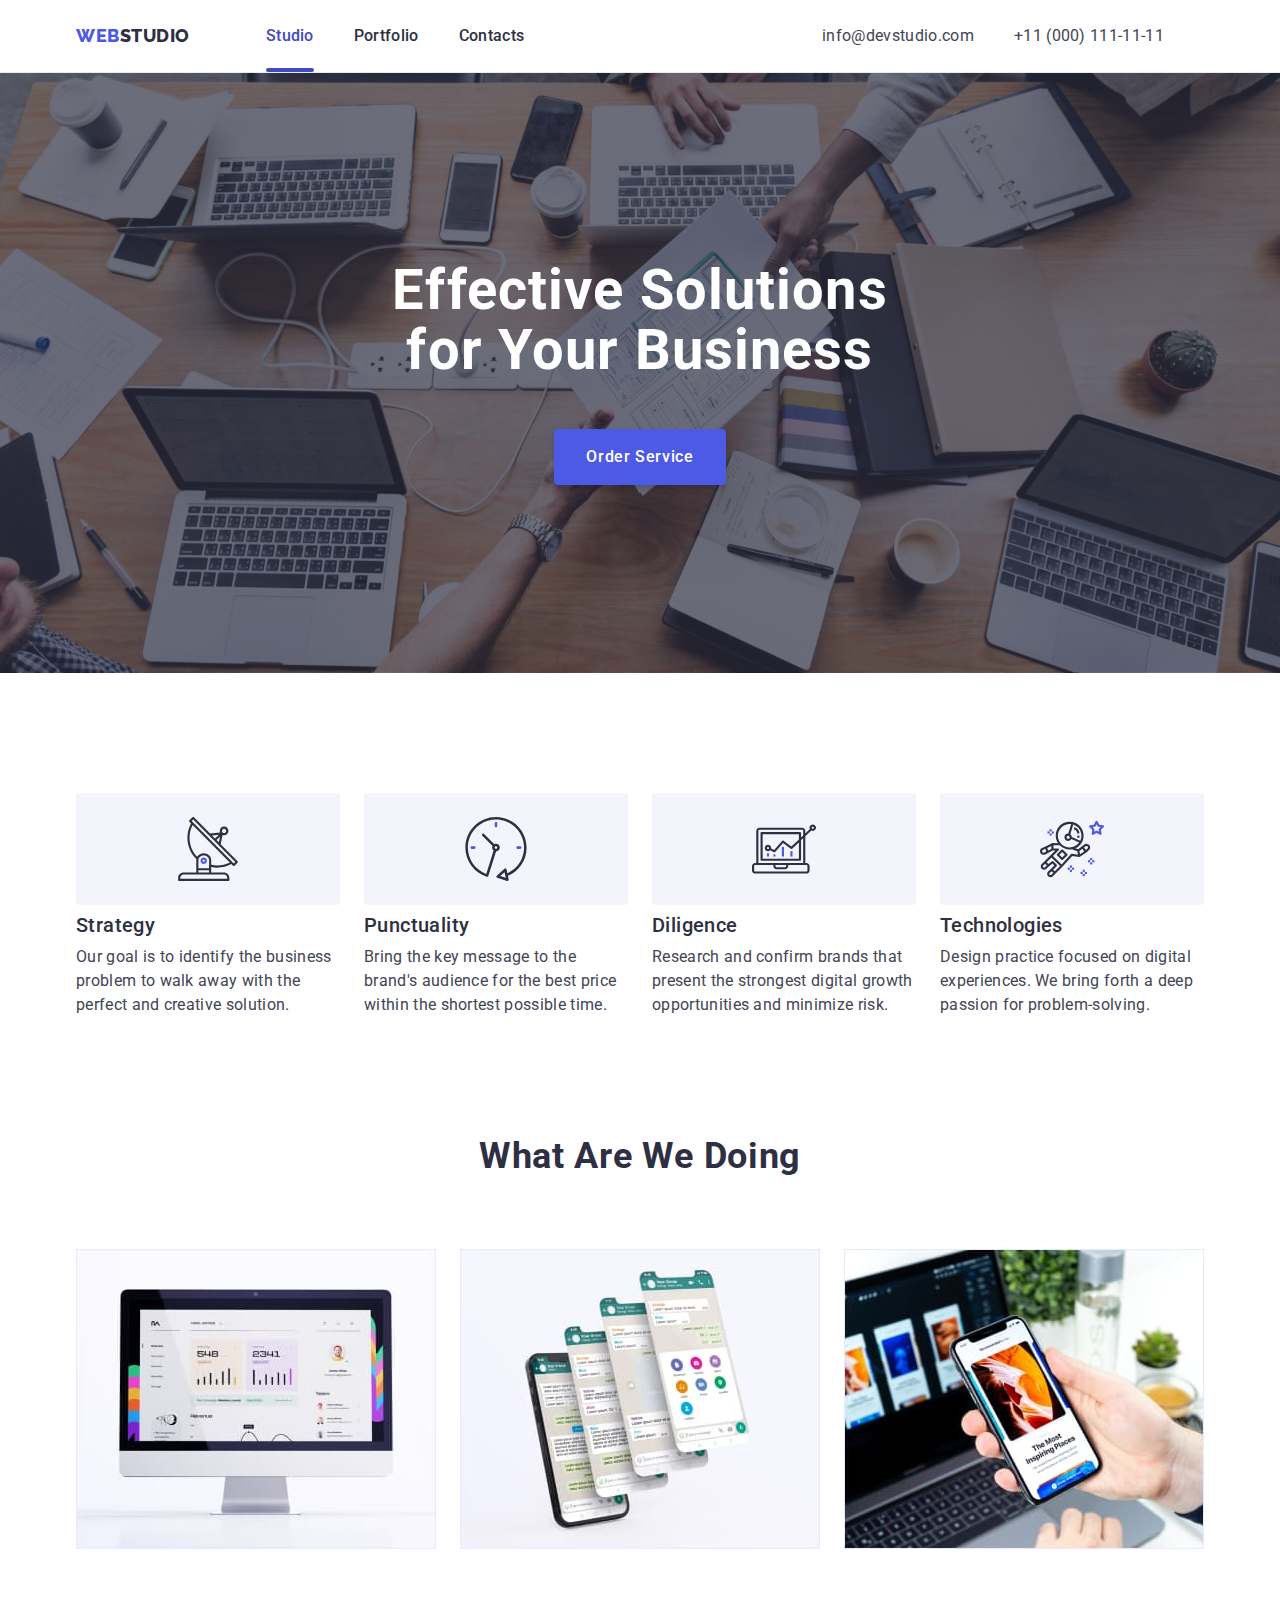
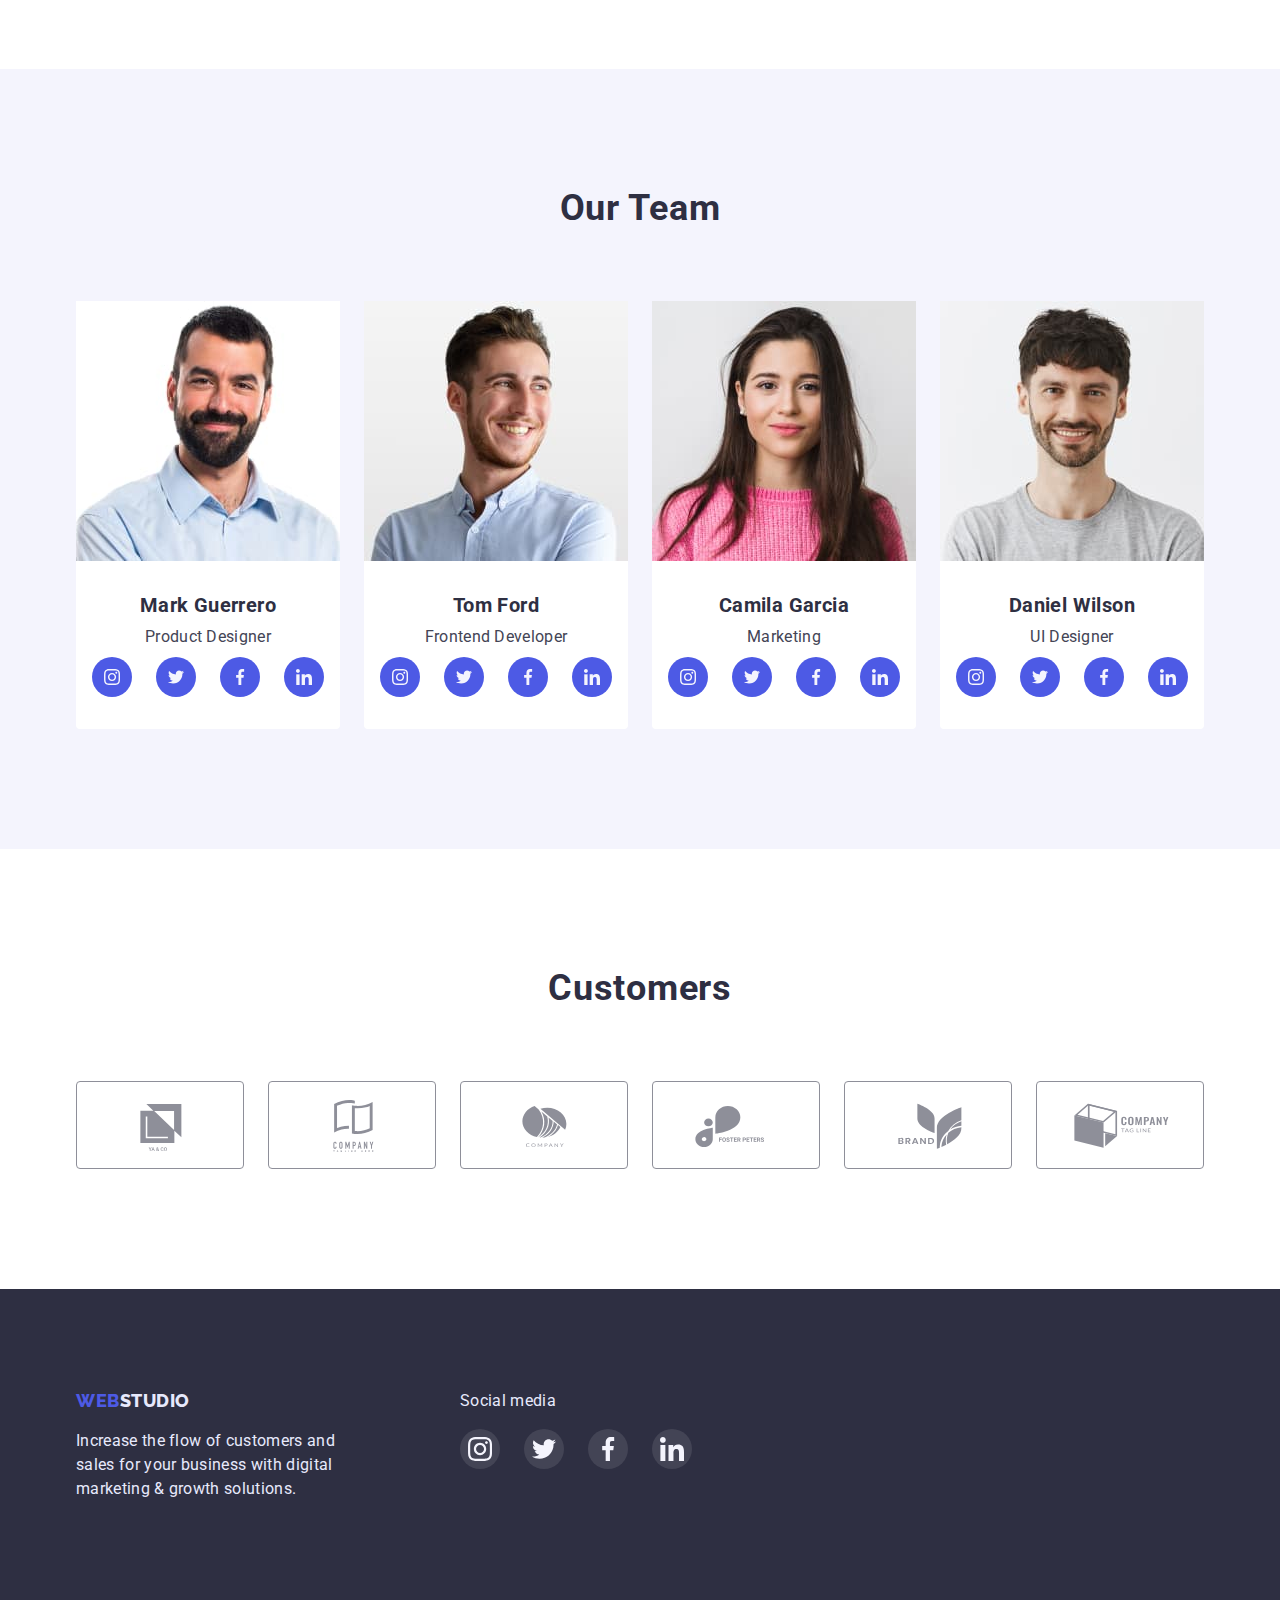
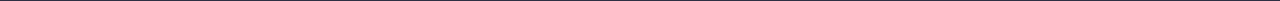
<file: index.html>
<!DOCTYPE html>
<html lang="en">
  <head>
    <meta charset="UTF-8" />
    <meta http-equiv="X-UA-Compatible" content="IE=edge" />
    <meta name="viewport" content="width=device-width, initial-scale=1.0" />
    <title>WebStudio</title>
    <link
      href="
https://cdn.jsdelivr.net/npm/modern-normalize@1.1.0/modern-normalize.min.css
"
      rel="stylesheet"
    />
    <link rel="preconnect" href="https://fonts.googleapis.com" />
    <link rel="preconnect" href="https://fonts.gstatic.com" crossorigin />
    <link
      href="https://fonts.googleapis.com/css2?family=Raleway:wght@800&family=Roboto:wght@400;500;700;900&display=swap"
      rel="stylesheet"
    />
    <link rel="stylesheet" href="./css/styles.css" />
  </head>

  <!-- body -->
  <body>
    <header class="header">
      <div class="container page-header-container">
        <nav class="menu">
          <a class="logo link" href="./index.html"
            >Web<span class="header-logo-studio">Studio</span>
          </a>
          <ul class="list flex-list">
            <li class="menu-item">
              <a class="secondary-link link nav-index" href="./index.html"
                >Studio</a
              >
            </li>
            <li class="menu-item">
              <a class="menu-link link" href="./portfolio.html">Portfolio</a>
            </li>
            <li class="menu-item">
              <a class="menu-link link" href="">Contacts</a>
            </li>
          </ul>
        </nav>
        <!-- contacts -->
        <address class="address">
          <ul class="list flex-list">
            <li class="address-list">
              <a class="mail link" href="mailto:info@devstudio.com"
                >info@devstudio.com</a
              >
            </li>
            <li class="address-list">
              <a class="phone-number link" href="tel:+110001111111"
                >+11 (000) 111-11-11</a
              >
            </li>
          </ul>
        </address>
      </div>
    </header>

    <!-- main  -->
    <main>
      <!-- HERO -->
      <section class="section-hero">
        <div class="container hero-container">
          <h1 class="text-hero">Effective Solutions for Your Business</h1>
          <button class="button-main" data-modal-open type="button">
            Order Service
          </button>
        </div>
      </section>

      <!-- section2 -->
      <section class="secondary-section">
        <div class="container">
          <h2 hidden>features</h2>

          <ul class="list secondary-flex-list">
            <li class="secondary-section-list">
              <div class="secondary-list-item">
                <svg class="secondary-list-icon" width="64" height="64">
                  <use href="./images/sprite.svg#icon-strategy"></use>
                </svg>
              </div>
              <h3 class="title-description">Strategy</h3>
              <p class="text-description">
                Our goal is to identify the business problem to walk away with
                the perfect and creative solution.
              </p>
            </li>

            <li class="secondary-section-list">
              <div class="secondary-list-item">
                <svg class="secondary-list-icon" width="64" height="64">
                  <use href="./images/sprite.svg#icon-punctuality"></use>
                </svg>
              </div>
              <h3 class="title-description">Punctuality</h3>
              <p class="text-description">
                Bring the key message to the brand's audience for the best price
                within the shortest possible time.
              </p>
            </li>
            <li class="secondary-section-list">
              <div class="secondary-list-item">
                <svg class="secondary-list-icon" width="64" height="64">
                  <use href="./images/sprite.svg#icon-diligence"></use>
                </svg>
              </div>
              <h3 class="title-description">Diligence</h3>
              <p class="text-description">
                Research and confirm brands that present the strongest digital
                growth opportunities and minimize risk.
              </p>
            </li>
            <li class="secondary-section-list">
              <div class="secondary-list-item">
                <svg class="secondary-list-icon" width="64" height="64">
                  <use href="./images/sprite.svg#icon-technologies"></use>
                </svg>
              </div>
              <h3 class="title-description">Technologies</h3>
              <p class="text-description">
                Design practice focused on digital experiences. We bring forth a
                deep passion for problem-solving.
              </p>
            </li>
          </ul>
        </div>
      </section>
      <!-- What are we doing -->
      <section class="works-container">
        <div class="container">
          <h2 class="title-text">What are we doing</h2>
          <ul class="list flex-list section-list works-secondary-flex">
            <li class="works-container-list">
              <img
                src="./images/ourworks/img1.jpg"
                alt="desktop"
                width="360"
                height="300"
              />
            </li>
            <li class="works-container-list">
              <img
                src="./images/ourworks/img2.jpg"
                alt="telefon"
                width="360"
                height="300"
              />
            </li>
            <li class="works-container-list">
              <img
                src="./images/ourworks/img3.jpg"
                alt="Technical"
                width="360"
                height="300"
              />
            </li>
          </ul>
        </div>
      </section>
      <!-- Team -->
      <section class="team-section">
        <div class="container team-container">
          <h2 class="title-text">Our Team</h2>
          <ul class="list flex-list">
            <li class="team-img">
              <img
                src="./images/team/mark-guerrero.jpg"
                alt="Mark Guerrero"
                width="264"
                height="260"
              />
              <div class="team-card-wrapper">
                <h3 class="team-text">Mark Guerrero</h3>
                <p class="team-secondary-text">Product Designer</p>
                <!-- social-list -->
                <ul class="social-list list">
                  <li class="social-list-item">
                    <a class="social-list-link" href="">
                      <svg class="social-list-icon" width="16" height="16">
                        <use href="./images/sprite.svg#icon-instagram"></use>
                      </svg>
                    </a>
                  </li>
                  <li class="social-list-item">
                    <a class="social-list-link" href="">
                      <svg class="social-list-icon" width="16" height="16">
                        <use href="./images/sprite.svg#icon-twitter"></use>
                      </svg>
                    </a>
                  </li>
                  <li class="social-list-item">
                    <a class="social-list-link" href="">
                      <svg class="social-list-icon" width="16" height="16">
                        <use href="./images/sprite.svg#icon-facebook"></use>
                      </svg>
                    </a>
                  </li>
                  <li class="social-list-item">
                    <a class="social-list-link" href="">
                      <svg class="social-list-icon" width="16" height="16">
                        <use href="./images/sprite.svg#icon-linkedin"></use>
                      </svg>
                    </a>
                  </li>
                </ul>
              </div>
            </li>
            <li class="team-img">
              <img
                src="./images/team/tom-ford.jpg"
                alt="tom-ford"
                width="264"
                height="260"
              />
              <div class="team-card-wrapper">
                <h3 class="team-text">Tom Ford</h3>
                <p class="team-secondary-text">Frontend Developer</p>
                <ul class="social-list list">
                  <li class="social-list-item">
                    <a class="social-list-link" href="">
                      <svg class="social-list-icon" width="16" height="16">
                        <use href="./images/sprite.svg#icon-instagram"></use>
                      </svg>
                    </a>
                  </li>
                  <li class="social-list-item">
                    <a class="social-list-link" href="">
                      <svg class="social-list-icon" width="16" height="16">
                        <use href="./images/sprite.svg#icon-twitter"></use>
                      </svg>
                    </a>
                  </li>
                  <li class="social-list-item">
                    <a class="social-list-link" href="">
                      <svg class="social-list-icon" width="16" height="16">
                        <use href="./images/sprite.svg#icon-facebook"></use>
                      </svg>
                    </a>
                  </li>
                  <li class="social-list-item">
                    <a class="social-list-link" href="">
                      <svg class="social-list-icon" width="16" height="16">
                        <use href="./images/sprite.svg#icon-linkedin"></use>
                      </svg>
                    </a>
                  </li>
                </ul>
              </div>
            </li>
            <li class="team-img">
              <img
                src="./images/team/camila-garcia.jpg"
                alt="camila-garcia"
                width="264"
                height="260"
              />
              <div class="team-card-wrapper">
                <h3 class="team-text">Camila Garcia</h3>
                <p class="team-secondary-text">Marketing</p>
                <ul class="social-list list">
                  <li class="social-list-item">
                    <a class="social-list-link" href="">
                      <svg class="social-list-icon" width="16" height="16">
                        <use href="./images/sprite.svg#icon-instagram"></use>
                      </svg>
                    </a>
                  </li>
                  <li class="social-list-item">
                    <a class="social-list-link" href="">
                      <svg class="social-list-icon" width="16" height="16">
                        <use href="./images/sprite.svg#icon-twitter"></use>
                      </svg>
                    </a>
                  </li>
                  <li class="social-list-item">
                    <a class="social-list-link" href="">
                      <svg class="social-list-icon" width="16" height="16">
                        <use href="./images/sprite.svg#icon-facebook"></use>
                      </svg>
                    </a>
                  </li>
                  <li class="social-list-item">
                    <a class="social-list-link" href="">
                      <svg class="social-list-icon" width="16" height="16">
                        <use href="./images/sprite.svg#icon-linkedin"></use>
                      </svg>
                    </a>
                  </li>
                </ul>
              </div>
            </li>
            <li class="team-img">
              <img
                src="./images/team/daniel-wilson.jpg"
                alt="daniel-wilson"
                width="264"
                height="260"
              />
              <div class="team-card-wrapper">
                <h3 class="team-text">Daniel Wilson</h3>
                <p class="team-secondary-text">UI Designer</p>
                <ul class="social-list list">
                  <li class="social-list-item">
                    <a class="social-list-link" href="">
                      <svg class="social-list-icon" width="16" height="16">
                        <use href="./images/sprite.svg#icon-instagram"></use>
                      </svg>
                    </a>
                  </li>
                  <li class="social-list-item">
                    <a class="social-list-link" href="">
                      <svg class="social-list-icon" width="16" height="16">
                        <use href="./images/sprite.svg#icon-twitter"></use>
                      </svg>
                    </a>
                  </li>
                  <li class="social-list-item">
                    <a class="social-list-link" href="">
                      <svg class="social-list-icon" width="16" height="16">
                        <use href="./images/sprite.svg#icon-facebook"></use>
                      </svg>
                    </a>
                  </li>
                  <li class="social-list-item">
                    <a class="social-list-link" href="">
                      <svg class="social-list-icon" width="16" height="16">
                        <use href="./images/sprite.svg#icon-linkedin"></use>
                      </svg>
                    </a>
                  </li>
                </ul>
              </div>
            </li>
          </ul>
        </div>
      </section>
      <!-- Customers -->
      <section class="customers-container">
        <div class="container">
          <h2 class="title-text">Customers</h2>
          <ul class="list customers-list">
            <li class="customers-list-item">
              <a class="customers-list-link" href="">
                <svg class="customers-list-icon" width="104" height="56">
                  <use href="./images/sprite.svg#icon-customers-logo1"></use>
                </svg>
              </a>
            </li>
            <li class="customers-list-item">
              <a class="customers-list-link" href="">
                <svg class="customers-list-icon" width="104" height="56">
                  <use href="./images/sprite.svg#icon-customers-logo-2"></use>
                </svg>
              </a>
            </li>
            <li class="customers-list-item">
              <a class="customers-list-link" href="">
                <svg class="customers-list-icon" width="104" height="56">
                  <use href="./images/sprite.svg#icon-customers-logo-3"></use>
                </svg>
              </a>
            </li>
            <li class="customers-list-item">
              <a class="customers-list-link" href="">
                <svg class="customers-list-icon" width="104" height="56">
                  <use href="./images/sprite.svg#icon-customers-logo-4"></use>
                </svg>
              </a>
            </li>
            <li class="customers-list-item">
              <a class="customers-list-link" href="">
                <svg class="customers-list-icon" width="104" height="56">
                  <use href="./images/sprite.svg#icon-customers-logo-5"></use>
                </svg>
              </a>
            </li>
            <li class="customers-list-item">
              <a class="customers-list-link" href="">
                <svg class="customers-list-icon" width="104" height="56">
                  <use href="./images/sprite.svg#icon-customers-logo-6"></use>
                </svg>
              </a>
            </li>
          </ul>
        </div>
      </section>
    </main>
    <!-- footer -->
    <footer class="footer">
      <div class="container container-media">
        <div class="footer-container">
          <a class="logo link" href="./index.html"
            >Web<span class="footer-logo-studio">Studio</span>
          </a>
          <p class="footer-text-description">
            Increase the flow of customers and sales for your business with
            digital marketing & growth solutions.
          </p>
        </div>

        <div class="social-media-container">
          <p class="social-media-text">Social media</p>
          <ul class="footer-social-list list">
            <li class="footer-social-list-item">
              <a class="footer-social-list-link" href="">
                <svg class="footer-social-list-icon" width="24" height="24">
                  <use href="./images/sprite.svg#icon-instagram-dark"></use>
                </svg>
              </a>
            </li>
            <li class="footer-social-list-item">
              <a class="footer-social-list-link" href="">
                <svg class="footer-social-list-icon" width="24" height="24">
                  <use href="./images/sprite.svg#icon-twitter-dark"></use>
                </svg>
              </a>
            </li>
            <li class="footer-social-list-item">
              <a class="footer-social-list-link" href="">
                <svg class="footer-social-list-icon" width="24" height="24">
                  <use href="./images/sprite.svg#icon-facebook-dark"></use>
                </svg>
              </a>
            </li>
            <li class="footer-social-list-item">
              <a class="footer-social-list-link" href="">
                <svg class="footer-social-list-icon" width="24" height="24">
                  <use href="./images/sprite.svg#icon-linkedin-dark"></use>
                </svg>
              </a>
            </li>
          </ul>
        </div>
      </div>
    </footer>
    <!-- bekdrop -->
    <div class="bekdrop is-hidden" data-modal>
      <div class="modal">
        <button class="modal-close-btn" data-modal-close type="button">
          <svg class="close-icon-btn" width="8" height="8">
            <use href="./images/sprite.svg#icon-cross"></use>
          </svg>
          <script src="./js/modal.js"></script>
        </button>
      </div>
    </div>
  </body>
</html>
</file>
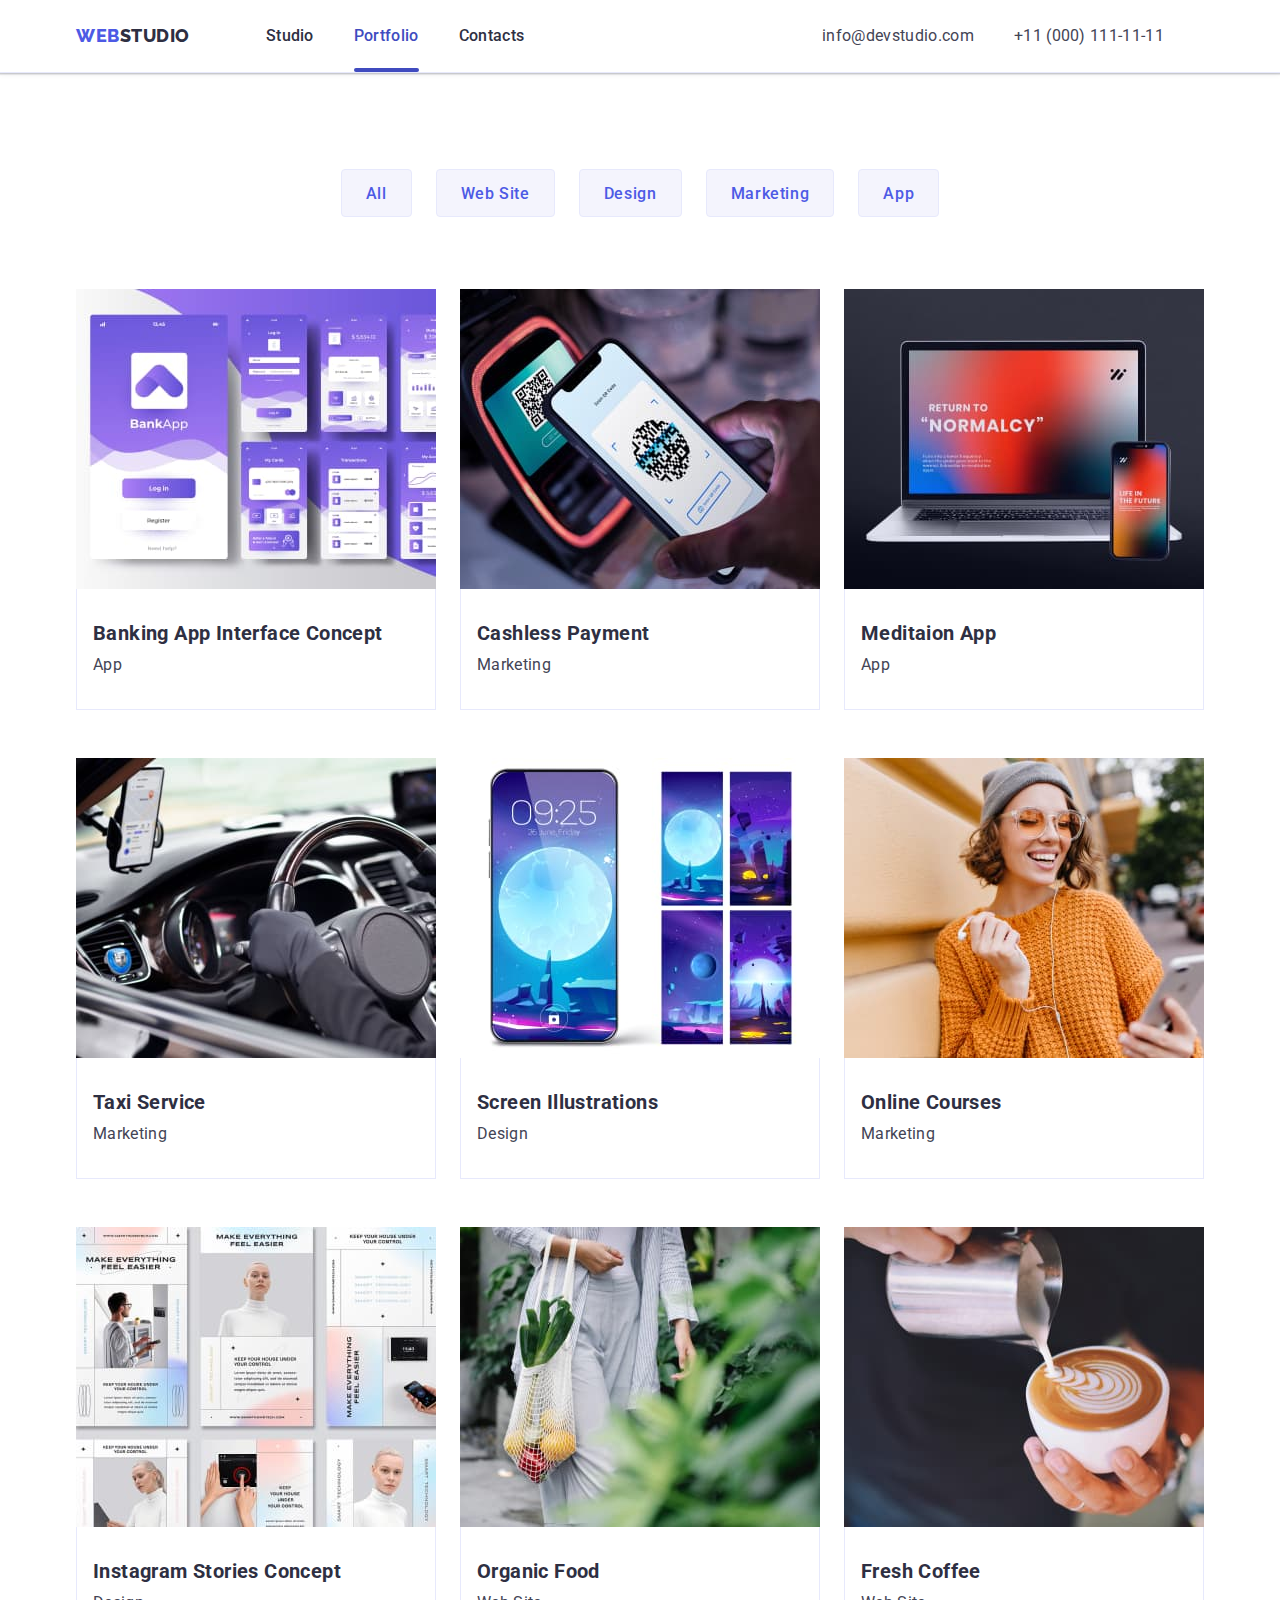
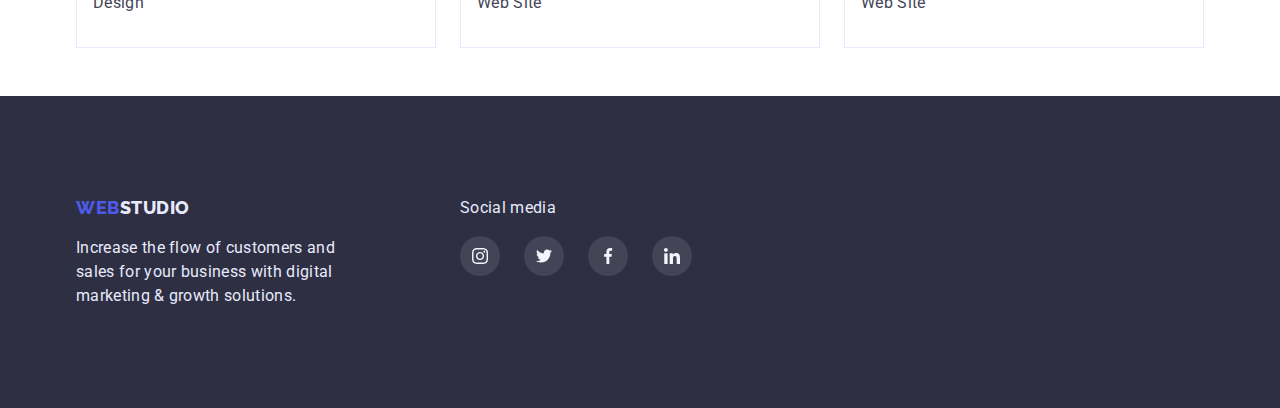
<file: portfolio.html>
<!DOCTYPE html>
<html lang="en">
  <head>
    <meta charset="UTF-8" />
    <meta http-equiv="X-UA-Compatible" content="IE=edge" />
    <meta name="viewport" content="width=device-width, initial-scale=1.0" />
    <title>WebStudio</title>
    <link
      href="
https://cdn.jsdelivr.net/npm/modern-normalize@1.1.0/modern-normalize.min.css
"
      rel="stylesheet"
    />
    <link rel="preconnect" href="https://fonts.googleapis.com" />
    <link rel="preconnect" href="https://fonts.gstatic.com" crossorigin />
    <link
      href="https://fonts.googleapis.com/css2?family=Raleway:wght@400;500;600;700;800;900&family=Roboto:wght@400;500;700;900&display=swap"
      rel="stylesheet"
    />
    <link rel="stylesheet" href="./css/styles.css" />
  </head>

  <!-- body -->
  <body>
    <header class="header">
      <div class="container page-header-container">
        <nav class="menu">
          <a class="logo link" href="./index.html"
            >Web<span class="header-logo-studio">Studio</span>
          </a>
          <ul class="list flex-list">
            <li class="menu-item">
              <a class="menu-link link" href="./index.html">Studio</a>
            </li>
            <li class="menu-item">
              <a class="secondary-link link nav-index" href="./portfolio.html">Portfolio</a>
            </li>
            <li class="menu-item">
              <a class="menu-link link" href="">Contacts</a>
            </li>
          </ul>
        </nav>
        <!-- contacts -->
        <address class="address">
          <ul class="list flex-list">
            <li class="address-list">
              <a class="mail link" href="mailto:info@devstudio.com"
                >info@devstudio.com</a
              >
            </li>
            <li class="address-list">
              <a class="phone-number link" href="tel:+110001111111"
                >+11 (000) 111-11-11</a
              >
            </li>
          </ul>
        </address>
      </div>
    </header>
    <!-- MAIN -->
    <main>
      <section class="portfolio-section">
        <div class="container">
          <h1 hidden>Portfolio</h1>
          <ul class="list flex-list portfolio-buttons-container">
            <li class="list-buttons">
              <button class="portfolio-buttons" type="button">All</button>
            </li>
            <li class="list-buttons">
              <button class="portfolio-buttons" type="button">Web Site</button>
            </li>
            <li class="list-buttons">
              <button class="portfolio-buttons" type="button">Design</button>
            </li>
            <li class="list-buttons">
              <button class="portfolio-buttons" type="button">Marketing</button>
            </li>
            <li class="list-buttons">
              <button class="portfolio-buttons" type="button">App</button>
            </li>
          </ul>

          <!-- Project Card  -->

          <ul class="list flex-list test">
            <li class="project-card-list">
              <a class="project-card-list-shadow overlay-wraper-card" href="">
                <div class="overlay-wraper">
                  <img
                    src="./images/project/banking-app.jpg"
                    alt="Banking App Interface"
                    width="360"
                    height="300"
                  />
                  <p class="overlay">
                    14 Stylish and User-Friendly App Design Concepts · Task
                    Manager App · Calorie Tracker App · Exotic Fruit Ecommerce
                    App · Cloud Storage App
                  </p>
                </div>
                <div class="card-border">
                  <h2 class="card-border-text">
                    Banking App Interface Concept
                  </h2>
                  <p class="card-secondary-text">App</p>
                </div>
              </a>
            </li>
            <li class="project-card-list">
              <a class="project-card-list-shadow overlay-wraper-card" href="">
                <div class="overlay-wraper">
                  <img
                    src="./images/project/cashless-payment.jpg"
                    alt="bank terminal"
                    width="360"
                    height="300"
                  />
                  <p class="overlay">
                    14 Stylish and User-Friendly App Design Concepts · Task
                    Manager App · Calorie Tracker App · Exotic Fruit Ecommerce
                    App · Cloud Storage App
                  </p>
                </div>
                <div class="card-border">
                  <h2 class="card-border-text">Cashless Payment</h2>
                  <p class="card-secondary-text">Marketing</p>
                </div>
              </a>
            </li>
            <li class="project-card-list">
              <a class="project-card-list-shadow overlay-wraper-card" href="">
                <div class="overlay-wraper">
                  <img
                    src="./images/project/meditaion.jpg"
                    alt="app"
                    width="360"
                    height="300"
                  />
                  <p class="overlay">
                    14 Stylish and User-Friendly App Design Concepts · Task
                    Manager App · Calorie Tracker App · Exotic Fruit Ecommerce
                    App · Cloud Storage App
                  </p>
                </div>
                <div class="card-border">
                  <h2 class="card-border-text">Meditaion App</h2>
                  <p class="card-secondary-text">App</p>
                </div>
              </a>
            </li>
            <li class="project-card-list">
              <a class="project-card-list-shadow overlay-wraper-card" href="">
                <div class="overlay-wraper">
                  <img
                    src="./images/project/driver.jpg"
                    alt="the driver"
                    width="360"
                    height="300"
                  />
                  <p class="overlay">
                    14 Stylish and User-Friendly App Design Concepts · Task
                    Manager App · Calorie Tracker App · Exotic Fruit Ecommerce
                    App · Cloud Storage App
                  </p>
                </div>
                <div class="card-border">
                  <h2 class="card-border-text">Taxi Service</h2>
                  <p class="card-secondary-text">Marketing</p>
                </div>
              </a>
            </li>
            <li class="project-card-list">
              <a class="project-card-list-shadow overlay-wraper-card" href="">
                <div class="overlay-wraper">
                  <img
                    src="./images/project/cellphone.jpg"
                    alt="Screen Illustrations"
                    width="360"
                    height="300"
                  />
                  <p class="overlay">
                    14 Stylish and User-Friendly App Design Concepts · Task
                    Manager App · Calorie Tracker App · Exotic Fruit Ecommerce
                    App · Cloud Storage App
                  </p>
                </div>
                <div class="card-border">
                  <h2 class="card-border-text">Screen Illustrations</h2>
                  <p class="card-secondary-text">Design</p>
                </div>
              </a>
            </li>
            <li class="project-card-list">
              <a class="project-card-list-shadow overlay-wraper-card" href="">
                <div class="overlay-wraper">
                  <img
                    src="./images/project/girl.jpg"
                    alt="happy girl"
                    width="360"
                    height="300"
                  />
                  <p class="overlay">
                    14 Stylish and User-Friendly App Design Concepts · Task
                    Manager App · Calorie Tracker App · Exotic Fruit Ecommerce
                    App · Cloud Storage App
                  </p>
                </div>
                <div class="card-border">
                  <h2 class="card-border-text">Online Courses</h2>
                  <p class="card-secondary-text">Marketing</p>
                </div>
              </a>
            </li>
            <li class="project-card-list">
              <a class="project-card-list-shadow overlay-wraper-card" href="">
                <div class="overlay-wraper">
                  <img
                    src="./images/project/instagram.jpg"
                    alt="Instagram content"
                    width="360"
                    height="300"
                  />
                  <p class="overlay">
                    14 Stylish and User-Friendly App Design Concepts · Task
                    Manager App · Calorie Tracker App · Exotic Fruit Ecommerce
                    App · Cloud Storage App
                  </p>
                </div>
                <div class="card-border">
                  <h2 class="card-border-text">Instagram Stories Concept</h2>
                  <p class="card-secondary-text">Design</p>
                </div>
              </a>
            </li>
            <li class="project-card-list">
              <a class="project-card-list-shadow overlay-wraper-card" href="">
                <div class="overlay-wraper">
                  <img
                    src="./images/project/food.jpg"
                    alt="a bag of vegetables"
                    width="360"
                    height="300"
                  />
                  <p class="overlay">
                    14 Stylish and User-Friendly App Design Concepts · Task
                    Manager App · Calorie Tracker App · Exotic Fruit Ecommerce
                    App · Cloud Storage App
                  </p>
                </div>
                <div class="card-border">
                  <h2 class="card-border-text">Organic Food</h2>
                  <p class="card-secondary-text">Web Site</p>
                </div>
              </a>
            </li>
            <li class="project-card-list">
              <a
                class="project-card-list-shadow overlay-wraper-card"
                href=""
              >
              <div class="overlay-wraper">
                <img
                  src="./images/project/coffee.jpg"
                  alt="coffee"
                  width="360"
                  height="300"
                />
                <p class="overlay">
                  14 Stylish and User-Friendly App Design Concepts · Task
                  Manager App · Calorie Tracker App · Exotic Fruit Ecommerce App
                  · Cloud Storage App
                </p>
              </div>
              <div class="card-border">
                <h3 class="card-border-text">Fresh Coffee</h3>
                <p class="card-secondary-text">Web Site</p>
              </div>
            </li>
          </ul>
        </div>
        </a>
      </section>
    </main>
    <!-- footer -->
    <footer class="footer">
      <div class="container container-media">
        <div class="footer-container">
          <a class="logo link" href="./index.html"
            >Web<span class="footer-logo-studio">Studio</span>
          </a>
          <p class="footer-text-description">
            Increase the flow of customers and sales for your business with
            digital marketing & growth solutions.
          </p>
        </div>

        <div class="social-media-container">
          <p class="social-media-text">Social media</p>
          <ul class="footer-social-list list">
            <li class="footer-social-list-item">
              <a class="footer-social-list-link" href="">
                <svg class="footer-social-list-icon" width="16" height="16">
                  <use href="./images/sprite.svg#icon-instagram-dark"></use>
                </svg>
              </a>
            </li>
            <li class="footer-social-list-item">
              <a class="footer-social-list-link" href="">
                <svg class="footer-social-list-icon" width="16" height="16">
                  <use href="./images/sprite.svg#icon-twitter-dark"></use>
                </svg>
              </a>
            </li>
            <li class="footer-social-list-item">
              <a class="footer-social-list-link" href="">
                <svg class="footer-social-list-icon" width="16" height="16">
                  <use href="./images/sprite.svg#icon-facebook-dark"></use>
                </svg>
              </a>
            </li>
            <li class="footer-social-list-item">
              <a class="footer-social-list-link" href="">
                <svg class="footer-social-list-icon" width="16" height="16">
                  <use href="./images/sprite.svg#icon-linkedin-dark"></use>
                </svg>
              </a>
            </li>
          </ul>
        </div>
      </div>
    </footer>
  </body>
</html>
</file>
<file: css/styles.css>
/* крапка у списку */
.list {
  list-style: none;
}
/* підкреслення */
.link {
  text-decoration: none;
}
:root {
  --main-background-color: #ffffff;
  --footer-beckground-color: #2e2f42;
  --team-section-color: #f4f4fd;
  --hover-focus-color: #404bbf;
  --title-color: #2e2f42;
  --text-color: #434455;
  --text-footer-color: #e7e9fc;
  --blue-text-color: #4d5ae5;
  --transition-element: 250ms cubic-bezier(0.4, 0, 0.2, 1);
}
h1,
h2,
h3,
p {
  margin-top: 0;
  margin-bottom: 0;
}
ul,
ol {
  margin-top: 0;
  margin-bottom: 0;
  padding-left: 0;
}
img {
  display: block;
}
button {
  cursor: pointer;
}
.container {
  width: 1158px;
  margin-left: auto;
  margin-right: auto;
  padding-left: 15px;
  padding-right: 15px;
}
.page-header-container {
  display: flex;
  align-items: center;
}
body {
  font-family: "Roboto", sans-serif;
  font-size: 16px;
  background-color: var(--main-background-color);
}

.menu-link {
  font-weight: 500;
  line-height: 1.5;
  letter-spacing: 0.02em;
  color: var(--title-color);
  transition: color var(--transition-element);
}
.menu-link:hover,
.menu-link:focus {
  color: var(--hover-focus-color);
}
.secondary-link {
  font-weight: 500;
  line-height: 1.5;
  letter-spacing: 0.02em;
  color: var(--hover-focus-color);
}

/* ===============LOGO============== */
.logo {
  font-family: "Raleway";

  font-weight: 800;
  font-size: 18px;
  line-height: 1.33;

  align-items: center;
  letter-spacing: 0.03em;
  text-transform: uppercase;
  color: var(--blue-text-color);
  margin-right: 76px;
}

.header-logo-studio {
  color: var(--title-color);
}

.header {
  border-bottom: 1px solid #e7e9fc;
  box-shadow: 0px 2px 1px rgba(46, 47, 66, 0.08),
    0px 1px 1px rgba(46, 47, 66, 0.16), 0px 1px 6px rgba(46, 47, 66, 0.08);
}
/* ===============/LOGO/============== */
.menu {
  display: flex;
  align-items: center;
}
.flex-list {
  display: flex;
  align-items: center;
}
.menu-item:not(:last-child) {
  margin-right: 40px;
}
.menu-item {
  position: relative;
  display: block;
  padding-top: 24px;
  padding-bottom: 24px;
}

.nav-index::after {
  box-sizing: inherit;
  position: absolute;
  content: "";
  display: block;
  width: 100%;
  height: 4px;
  margin: 0 auto;
  left: 0;
  bottom: 0;
  background-color: #404bbf;
  border-radius: 2px;
}

/* ==========Contacts========= */
.address {
  font-style: normal;
  margin-left: auto;
}

.phone-number {
  line-height: 1.5;
  letter-spacing: 0.02em;
  color: var(--text-color);
  transition: var(--transition-element);
}
.phone-number:hover,
.phone-number:focus {
  color: var(--hover-focus-color);
}

.mail {
  line-height: 1.5;
  letter-spacing: 0.02em;
  color: var(--text-color);
  transition: color var(--transition-element);
}

.mail:hover,
.mail:focus {
  color: var(--hover-focus-color);
}
.address-list {
  margin-right: 40px;
}
/* ==========/Contacts/========= */

/* ---------------HERO--------------- */
.section-hero {
  background: var(--title-color);
  padding-top: 188px;
  padding-bottom: 188px;
  background-image: linear-gradient(
      rgba(46, 47, 66, 0.7),
      rgba(46, 47, 66, 0.7)
    ),
    url("../images/hero.jpg");
  background-size: cover;
  margin-left: auto;
  margin-right: auto;
  background-position: center;
  background-repeat: no-repeat;
  max-width: 1440px;
}
.text-hero {
  font-weight: 700;
  font-size: 56px;
  line-height: 1.07;
  letter-spacing: 0.02em;
  color: var(--main-background-color);
  margin-right: auto;
  margin-left: auto;
  width: 496px;
  margin-bottom: 48px;
  text-align: center;
}

.button-main {
  font-weight: 500;
  line-height: 1.5;
  display: flex;
  letter-spacing: 0.04em;
  font-family: inherit;

  color: var(--main-background-color);
  background: var(--blue-text-color);
  box-shadow: 0px 4px 4px rgba(0, 0, 0, 0.15);
  border-radius: 4px;
  padding-top: 16px;
  padding-bottom: 16px;
  padding-left: 32px;
  padding-right: 32px;
  border: none;
  margin-left: auto;
  margin-right: auto;
  transition: background var(--transition-element),
    box-shadow var(--transition-element),
    border-radius var(--transition-element),
    box-shadow var(--transition-element);
}
.button-main:hover,
.button-main:focus {
  background: var(--hover-focus-color);
  box-shadow: 0px 4px 4px rgba(0, 0, 0, 0.15);
  border-radius: 4px;
}

/* ------------------/HERO/------------ */
/* ==================Section2========== */
.secondary-flex-list {
  display: flex;
  align-items: center;
}
.secondary-section {
  padding-top: 120px;
  padding-bottom: 120px;
}
.title-description {
  font-weight: 500;
  font-size: 20px;
  line-height: 1.2;
  letter-spacing: 0.02em;
  color: var(--title-color);
  margin-bottom: 8px;
  margin-top: 8px;
}
.text-description {
  font-weight: 400;
  line-height: 1.5;
  letter-spacing: 0.02em;
  color: var(--text-color);
}
.secondary-section-list:not(:last-child) {
  margin-right: 24px;
}
.secondary-section-list {
  width: 264px;
}

.secondary-list-item {
  width: 264px;
  height: 112px;
  background-color: #f4f4fd;
  border-radius: 4px;
  display: flex;
  justify-content: center;
  align-items: center;
}
/* ==================/Section2/======== */
/* ============What are we doing======= */
.works-container {
  padding-bottom: 120px;
}

.title-text {
  font-size: 36px;
  line-height: 1.11;
  letter-spacing: 0.02em;
  text-transform: capitalize;
  color: var(--title-color);
  text-transform: capitalize;
  margin-bottom: 72px;
  text-align: center;
}
.works-container-list {
  width: 360px;
}
.works-container-list:not(:last-child) {
  margin-right: 24px;
}

/* ===========/What are we doing/====== */

/* ==============Team============ */

.team-section {
  background-color: var(--team-section-color);
  padding-top: 120px;
  padding-bottom: 120px;
}
.team-img {
  background-color: var(--main-background-color);
  width: 264px;
  border-radius: 0px 0px 4px 4px;
}
.team-img:not(:last-child) {
  margin-right: 24px;
}
.team-text {
  font-size: 20px;
  line-height: 1.2;
  letter-spacing: 0.02em;
  color: var(--title-color);
  margin-left: auto;
  margin-right: auto;
  text-align: center;
  margin-bottom: 8px;
}
.team-secondary-text {
  line-height: 1.5;
  letter-spacing: 0.02em;
  color: var(--text-color);
  text-align: center;
  margin-left: auto;
  margin-right: auto;
}
.team-card-wrapper {
  padding-top: 32px;
  padding-bottom: 32px;
  padding-left: 16px;
  padding-right: 16px;
}
/* <!-- social-list --> */
.social-list-link {
  display: flex;
  justify-content: center;
  align-items: center;
  width: 40px;
  height: 40px;
  border-radius: 50%;
  background-color: #4d5ae5;
  transition: background-color var(--transition-element);
}
.social-list-link:hover,
.social-list-link:focus {
  background-color: #404bbf;
}
.social-list {
  display: flex;
  justify-content: center;
  gap: 24px;
  margin-top: 8px;
}
.social-list-icon {
  fill: #f4f4fd;
}

/* <!-- //social-list// --> */
/* ==============/Team/============ */
/* ==============Customers========= */
.customers-container {
  padding-bottom: 120px;
  padding-top: 120px;
}
.customers-list {
  display: flex;
  justify-content: center;
  gap: 24px;
}
.customers-list-item {
  width: calc((100% - 24px) / 6);
  height: 88px;
}

.customers-list-link {
  display: flex;
  justify-content: center;
  align-items: center;
  width: 100%;
  height: 100%;
  background: #ffffff;
  border: 1px solid #8e8f99;
  fill: currentColor;
  color: #8e8f99;
  border-radius: 4px;
  transition: border var(--transition-element), fill var(--transition-element);
}

.customers-list-link:hover,
.customers-list-link:focus {
  border: 1px solid #404bbf;
  fill: #404bbf;
}

/* ============//Customers//========= */
/* ============footer============= */
.footer-logo-studio {
  font-family: "Raleway";
  font-style: normal;
  font-weight: 800;
  font-size: 18px;
  line-height: 1.33;
  letter-spacing: 0.03em;
  text-transform: uppercase;
  color: var(--text-footer-color);
}
.footer-text-description {
  font-weight: 400;
  line-height: 1.5;
  letter-spacing: 0.02em;
  color: var(--text-footer-color);
  width: 264px;
  margin-top: 16px;
}
.footer {
  background-color: var(--footer-beckground-color);
  padding-top: 100px;
  padding-bottom: 100px;
}
.footer-flex {
  margin-right: 0;
}

.footer-social-list-link {
  display: flex;
  box-sizing: border-box;
  justify-content: center;
  align-items: center;
  width: 40px;
  height: 40px;
  border-radius: 50%;
  background: rgba(255, 255, 255, 0.1);
  transition: background-color var(--transition-element);
}
.footer-social-list-link:hover,
.footer-social-list-link:focus {
  background-color: #31d0aa;
}
.footer-social-list {
  display: flex;
  justify-content: center;
  gap: 24px;
  margin-top: 16px;
}
.footer-container {
  width: 264px;
}
.footer-social-list-icon {
  fill: #f4f4fd;
}
.social-media-text {
  line-height: 1.5;
  letter-spacing: 0.02em;
  color: var(--text-footer-color);
  font-weight: normal;
}
.social-media-container {
  margin-left: 120px;
}
.footer-social-container {
  display: flex;
}
.container-media {
  display: flex;
}
/* ============/footer/============= */

/* ========== PORTFOLIO===+++====== */
/* ===========portfolio-buttons===== */
.portfolio-section {
  padding-top: 96px;
}
.portfolio-buttons {
  color: var(--blue-text-color);
  font-weight: 500;
  padding: 12px 24px;
  height: 48px;
  background: var(--team-section-color);
  border: 1px solid var(--text-footer-color);
  border-radius: 4px;
  line-height: 24px;
  text-align: center;
  letter-spacing: 0.04em;
  color: #4d5ae5;
  transition: color var(--transition-element),
    background var(--transition-element), box-shadow var(--transition-element);
}

.portfolio-buttons:hover,
.portfolio-buttons:focus {
  color: var(--main-background-color);
  background: var(--hover-focus-color);
  box-shadow: 0px 3px 1px rgba(0, 0, 0, 0.1), 0px 2px 1px rgba(0, 0, 0, 0.08),
    0px 2px 2px rgba(0, 0, 0, 0.12);
  border-color: transparent;
}
.portfolio-buttons-container {
  justify-content: center;
  margin-bottom: 72px;
}
.list-buttons:not(:last-child) {
  margin-right: 24px;
}

/* ===========//portfolio-buttons//===== */
/* ============Project Card============ */

.project-card-list {
  width: 360px;
}

.card-border {
  border: 1px solid #e7e9fc;
  border-top: none;
  padding: 32px 16px;
}
.project-card-list-shadow {
  display: block;
  cursor: pointer;
  text-decoration: none;
  position: relative;
  transition: box-shadow var(--transition-element);
}
.project-card-list-shadow:hover,
.project-card-list-shadow:focus {
  box-shadow: 0px 1px 6px rgba(46, 47, 66, 0.08),
    0px 1px 1px rgba(46, 47, 66, 0.16), 0px 2px 1px rgba(46, 47, 66, 0.08);
}
.card-border-text {
  font-size: 20px;
  line-height: 1.2;
  letter-spacing: 0.02em;
  color: var(--title-color);
  margin-bottom: 8px;
}
.card-secondary-text {
  line-height: 1.5;
  letter-spacing: 0.02em;
  color: var(--text-color);
}
.overlay-wraper {
  display: block;
  position: relative;
  overflow: hidden;
}
.overlay {
  padding-top: 40px;
  padding-bottom: 40px;
  padding-left: 32px;
  padding-right: 32px;

  font-size: 16px;
  line-height: 1.5;
  letter-spacing: 0.02em;
  color: #f4f4fd;
  font-weight: 400;
  font-size: 16px;
  line-height: 24px;
  letter-spacing: 0.02em;
  position: absolute;

  left: 0px;
  top: 0px;
  background-color: #4d5ae5;
  width: 100%;
  height: 100%;
  overflow: auto;
  transform: translate(0, 100%);
  transition: transform var(--transition-element);
}
.overlay-wraper-card:hover .overlay,
.overlay-wraper-card:focus .overlay {
  transform: translate(0, 0);
}
/* ============/Project Card/============ */
/* ==========//PORTFOLIO//============ */
.test {
  display: flex;
  flex-wrap: wrap;
  justify-content: center;
  gap: 48px 24px;
}
/* ==============bekdrop================== */
.bekdrop {
  position: fixed;
  top: 0;
  left: 0;
  width: 100%;
  height: 100%;
  background-color: rgba(46, 47, 66, 0.4);
  z-index: 100;
  transition: opacity var(--transition-element),
    visibility var(--transition-element);
}

.bekdrop.is-hidden {
  opacity: 0;
  visibility: hidden;
  pointer-events: none;
}

.modal {
  position: absolute;
  top: 50%;
  left: 50%;
  transform: translate(-50%, -50%);
  width: 408px;
  min-height: 576px;
  background: #fcfcfc;
  box-shadow: 0px 1px 1px rgba(0, 0, 0, 0.14), 0px 1px 3px rgba(0, 0, 0, 0.12),
    0px 2px 1px rgba(0, 0, 0, 0.2);
  border-radius: 4px;
}

.modal-close-btn {
  position: absolute;
  top: 24px;
  right: 24px;
  display: flex;
  justify-content: center;
  align-items: center;
  width: 24px;
  height: 24px;
  border-radius: 50%;
  background: #e7e9fc;
  border: 1px solid rgba(0, 0, 0, 0.1);
  padding: 0;
  transition: background-color var(--transition-element);
}
.modal-close-btn:hover,
.modal-close-btn:focus {
  background-color: #404bbf;
}
.close-icon-btn {
  transition: fill var(--transition-element);
}
.modal-close-btn:hover .close-icon-btn,
.modal-close-btn:focus .close-icon-btn {
  fill: #f4f4fd;
}

/* =============/bekdrop/================== */ ;
</file>
